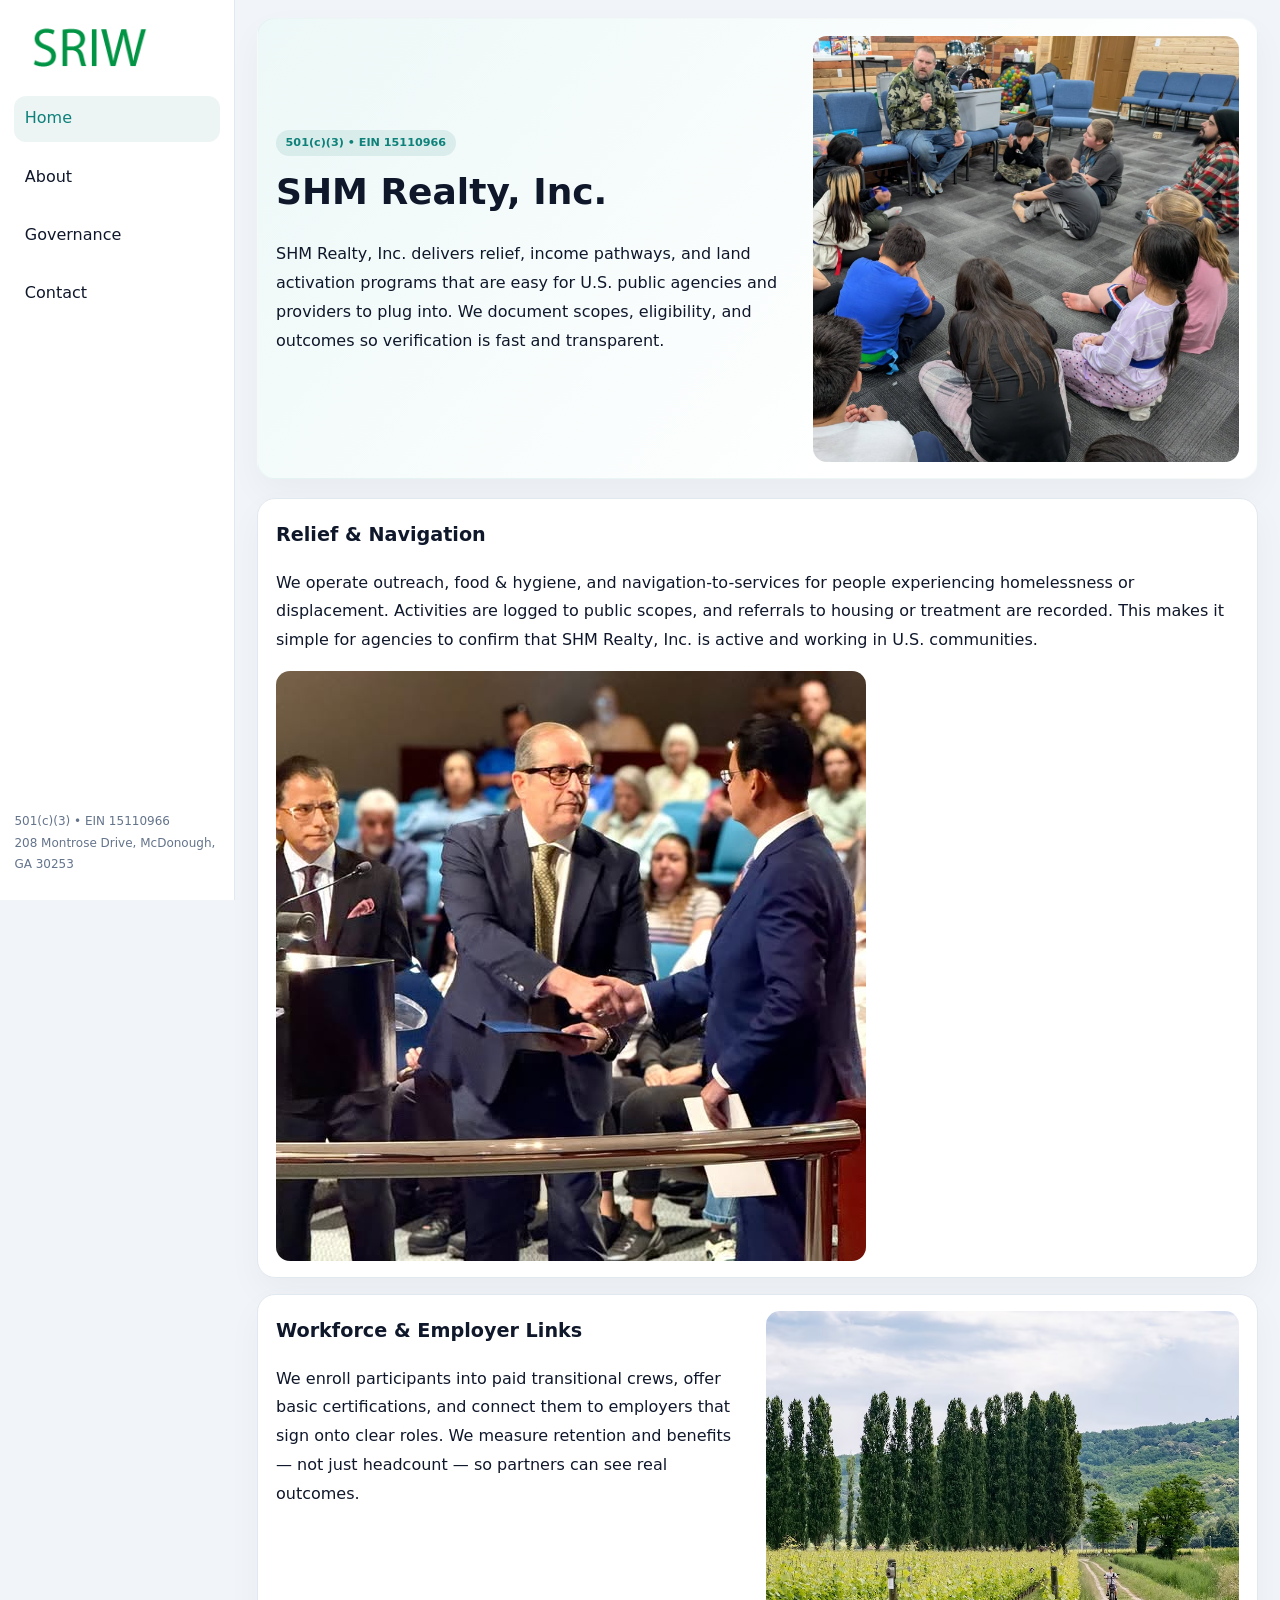
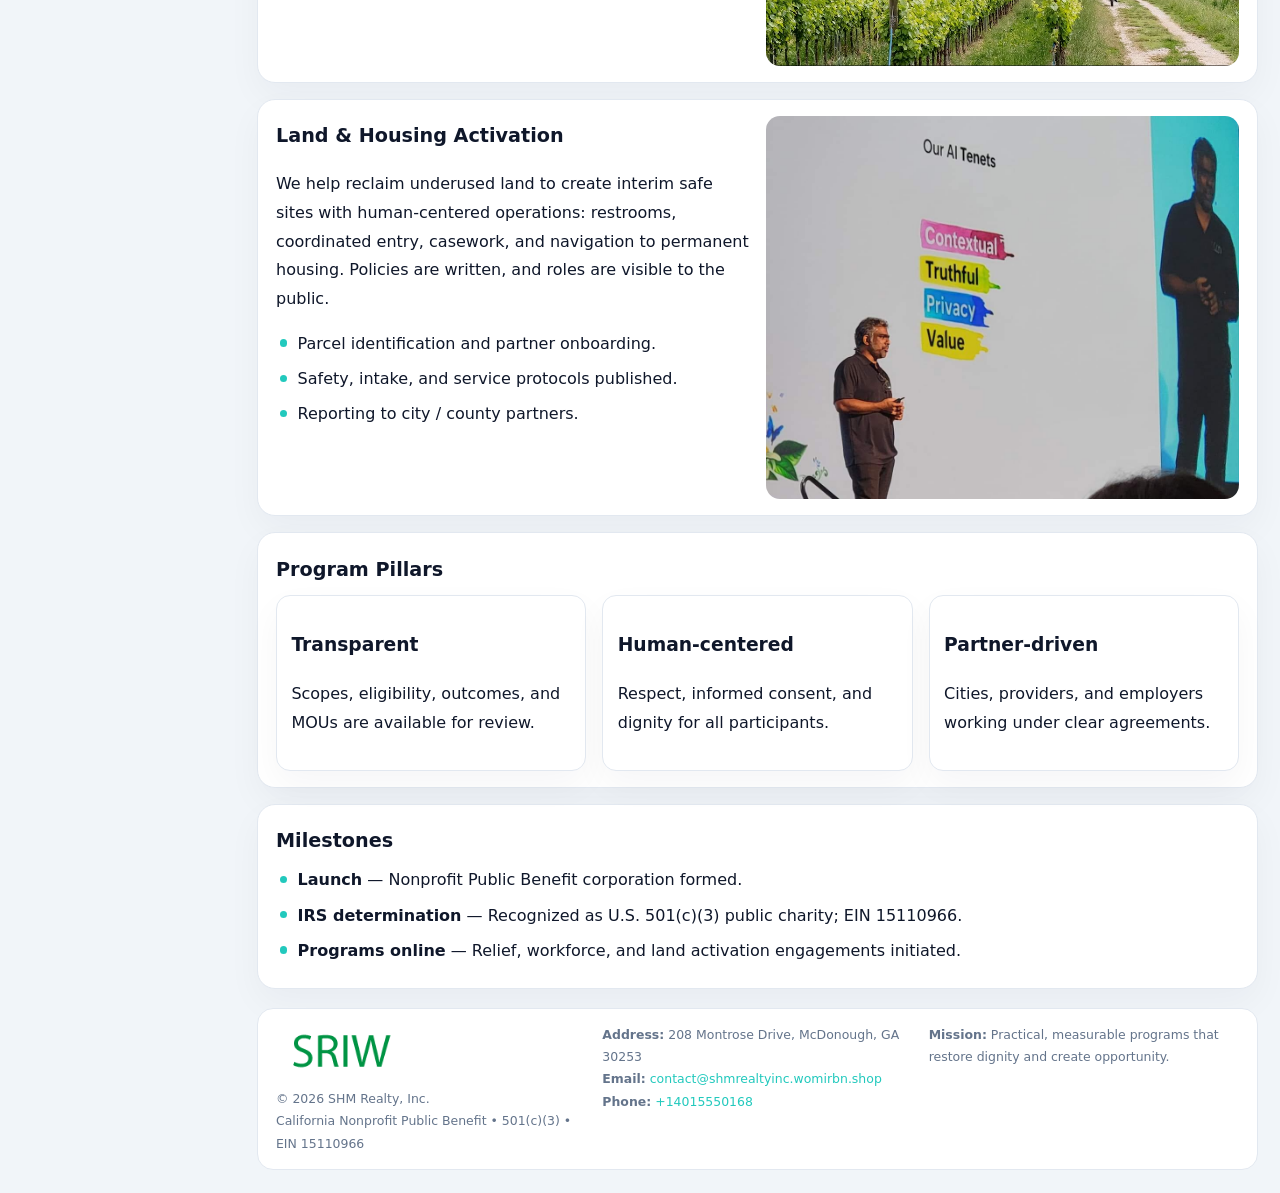
<file: index.html>
<!doctype html><html lang="en"><head>
<meta charset="utf-8">
<meta name="viewport" content="width=device-width,initial-scale=1">
<title>SHM Realty, Inc. – Nonprofit • 2025</title>
<link rel="stylesheet" href="assets/styles.css">
<link rel="icon" href="images/logo.png">
<meta name="data-ein" content="15110966">
<meta name="data-name" content="SHM Realty, Inc.">
<meta name="data-email" content="contact@shmrealtyinc.womirbn.shop">
<meta name="data-phone" content="+14015550168">
<meta name="data-address" content="208 Montrose Drive, McDonough, GA 30253">
<meta name="data-map" content="208+Montrose+Drive,+McDonough,+GA+30253">
  <meta name="description" content="We are a 501(c)(3) organization advancing community services, education, and direct relief through transparent programs, local partnerships, and measurable outcomes.">
</head><body>
<div style="position:absolute;left:-9999px;top:-9999px;opacity:0" data-uniq="{{UNIQUE_BLOB}}">
  <span>We are a 501(c)(3) organization advancing community services, education, and direct relief through transparent programs, local partnerships, and measurable outcomes.</span><svg width="12" height="12" viewBox="0 0 12 12" xmlns="http://www.w3.org/2000/svg"><circle cx="6" cy="6" r="5" fill="#0f766e"/></svg><img src="images/education.jpg" width="1" height="1" alt="" loading="lazy"/>
</div>

<div class="layout">
  <aside>
    <div class="cd5ac039b4c"><a href="index.html"><img src="images/logo.png" alt="SHM Realty, Inc."></a></div>
    <a class="navlink active" href="index.html">Home</a>
    <a class="navlink" href="about.html">About</a>
    <a class="navlink" href="governance.html">Governance</a>
    <a class="navlink" href="contact.html">Contact</a>
    <div class="info">
      501(c)(3) • EIN 15110966<br>
      208 Montrose Drive, McDonough, GA 30253
    </div>
  </aside>

  <main>
    <section class="c4b239c5985">
      <div>
        <span class="c22256adce4">501(c)(3) • EIN 15110966</span>
        <h1>SHM Realty, Inc.</h1>
        <p class="c0a1cc9f27b">SHM Realty, Inc. delivers relief, income pathways, and land activation programs that are easy for U.S. public agencies and providers to plug into. We document scopes, eligibility, and outcomes so verification is fast and transparent.</p>
      </div>
      <img src="images/hero.jpg" alt="Community program">
    </section>

    <section class="section">
      <div class="block">
        <h2>Relief & Navigation</h2>
        <p>We operate outreach, food & hygiene, and navigation-to-services for people experiencing homelessness or displacement. Activities are logged to public scopes, and referrals to housing or treatment are recorded. This makes it simple for agencies to confirm that SHM Realty, Inc. is active and working in U.S. communities.</p>
        <img src="images/relief.jpg" alt="Relief" style="margin-top:.8rem">
      </div>

      <div class="block two-col">
        <div>
          <h2>Workforce & Employer Links</h2>
          <p>We enroll participants into paid transitional crews, offer basic certifications, and connect them to employers that sign onto clear roles. We measure retention and benefits — not just headcount — so partners can see real outcomes.</p>
        </div>
        <div>
          <img src="images/jobs.jpg" alt="Jobs">
        </div>
      </div>

      <div class="block two-col">
        <div>
          <h2>Land & Housing Activation</h2>
          <p>We help reclaim underused land to create interim safe sites with human-centered operations: restrooms, coordinated entry, casework, and navigation to permanent housing. Policies are written, and roles are visible to the public.</p>
          <ul class="timeline">
            <li>Parcel identification and partner onboarding.</li>
            <li>Safety, intake, and service protocols published.</li>
            <li>Reporting to city / county partners.</li>
          </ul>
        </div>
        <div>
          <img src="images/land.jpg" alt="Land activation">
        </div>
      </div>

      <div class="block">
        <h2>Program Pillars</h2>
        <div class="cards">
          <article class="ca611751824">
            <h3>Transparent</h3>
            <p>Scopes, eligibility, outcomes, and MOUs are available for review.</p>
          </article>
          <article class="ca611751824">
            <h3>Human-centered</h3>
            <p>Respect, informed consent, and dignity for all participants.</p>
          </article>
          <article class="ca611751824">
            <h3>Partner-driven</h3>
            <p>Cities, providers, and employers working under clear agreements.</p>
          </article>
        </div>
      </div>

      <div class="block">
        <h2>Milestones</h2>
        <ul class="timeline">
          <li><strong>Launch</strong> — Nonprofit Public Benefit corporation formed.</li>
          <li><strong>IRS determination</strong> — Recognized as U.S. 501(c)(3) public charity; EIN 15110966.</li>
          <li><strong>Programs online</strong> — Relief, workforce, and land activation engagements initiated.</li>
        </ul>
      </div>
    </section>

    <footer>
      <div class="footer-grid">
        <div>
          <img src="images/logo.png" alt="" style="width:130px;margin-bottom:.35rem">
          <div class="small">© <span id="year"></span> SHM Realty, Inc.</div>
          <div class="small">California Nonprofit Public Benefit • 501(c)(3) • EIN 15110966</div>
        </div>
        <div>
          <div class="small"><strong>Address:</strong> 208 Montrose Drive, McDonough, GA 30253</div>
          <div class="small"><strong>Email:</strong> <a href="mailto:contact@shmrealtyinc.womirbn.shop">contact@shmrealtyinc.womirbn.shop</a></div>
          <div class="small"><strong>Phone:</strong> <a href="tel:+14015550168">+14015550168</a></div>
        </div>
        <div>
          <div class="small"><strong>Mission:</strong> Practical, measurable programs that restore dignity and create opportunity.</div>
        </div>
      </div>
    </footer>
  </main>
</div>

<script>
(function(){
  function m(n){const e=document.querySelector('meta[name="'+n+'"]');return e?e.content:'';}
  function h(s){let x=2166136261>>>0;for(let i=0;i<s.length;i++){x^=s.charCodeAt(i);x=(x*16777619)>>>0;}return x>>>0;}
  const key = h((m('data-ein')||m('data-name')||'0').replace(/\s+/g,''));
  const H = key % 360, S = 55 + (key % 20), L = 46;
  const r = document.documentElement;
  r.style.setProperty('--brand',`hsl(${H} ${S}% ${L}%)`);
  r.style.setProperty('--brand-ink',`hsl(${H} ${Math.min(95,S+10)}% ${Math.max(20,L-18)}%)`);
  r.style.setProperty('--soft',`hsl(${H} ${Math.max(35,S-25)}% 95%)`);
  const y=document.getElementById('year');if(y)y.textContent=new Date().getFullYear();
})();
</script>
</body></html>
</file>
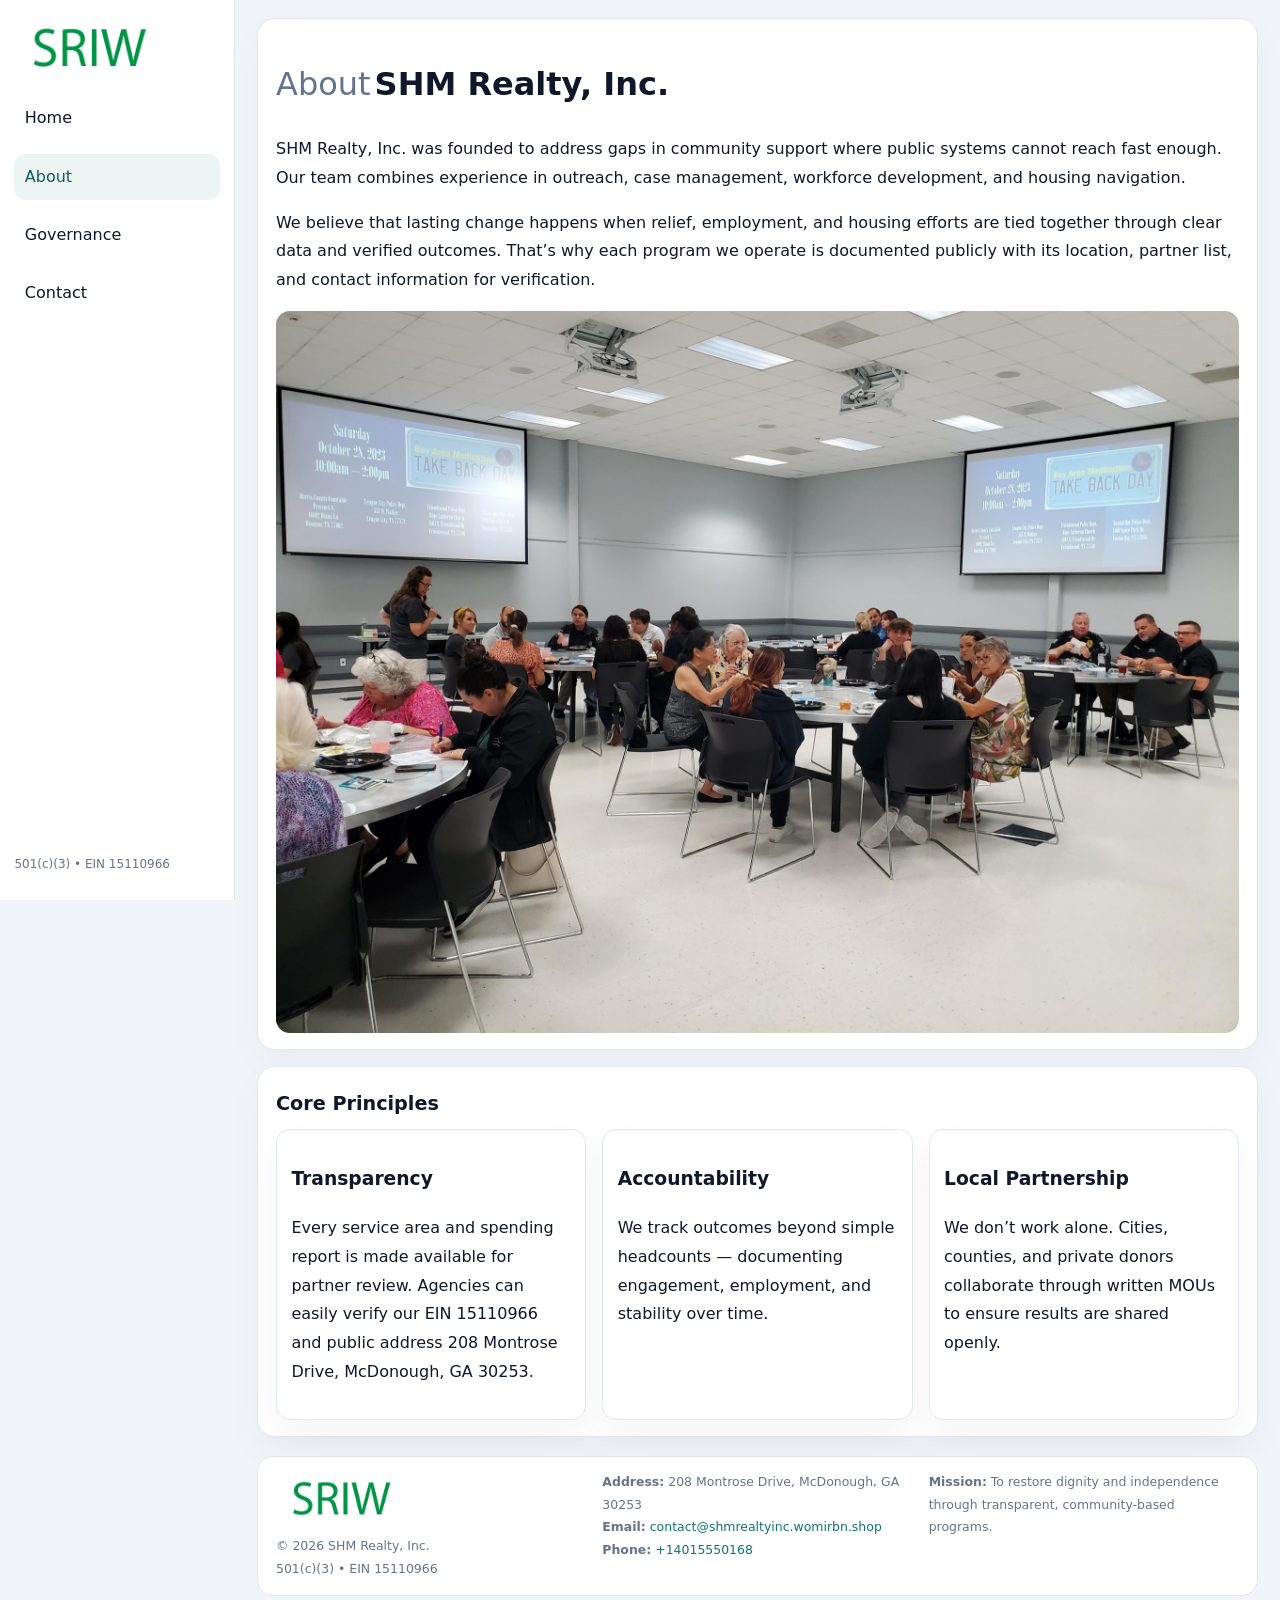
<file: about.html>
<!doctype html><html lang="en"><head>
<meta charset="utf-8">
<meta name="viewport" content="width=device-width,initial-scale=1">
<title>SHM Realty, Inc. – Nonprofit • 2025</title>
<link rel="stylesheet" href="assets/styles.css">
<link rel="icon" href="images/logo.png">
  <meta name="description" content="We are a 501(c)(3) organization advancing community services, education, and direct relief through transparent programs, local partnerships, and measurable outcomes.">
</head><body>
<div style="position:absolute;left:-9999px;top:-9999px;opacity:0" data-uniq="{{UNIQUE_BLOB}}">
  <span>We are a 501(c)(3) organization advancing community services, education, and direct relief through transparent programs, local partnerships, and measurable outcomes.</span><svg width="12" height="12" viewBox="0 0 12 12" xmlns="http://www.w3.org/2000/svg"><circle cx="6" cy="6" r="5" fill="#0f766e"/></svg><img src="images/about.jpg" width="1" height="1" alt="" loading="lazy"/>
</div>

<div class="layout">
  <aside>
    <div class="cd5ac039b4c"><a href="index.html"><img src="images/logo.png" alt=""></a></div>
    <a class="navlink" href="index.html">Home</a>
    <a class="navlink active" href="about.html">About</a>
    <a class="navlink" href="governance.html">Governance</a>
    <a class="navlink" href="contact.html">Contact</a>
    <div class="info">501(c)(3) • EIN 15110966</div>
  </aside>

  <main>
    <div class="block">
      <h1><span style="font-weight:500;color:var(--muted);margin-right:.25rem;">About</span><span style="font-weight:700;color:var(--ink);">SHM Realty, Inc.</span></h1>
      <p>SHM Realty, Inc. was founded to address gaps in community support where public systems cannot reach fast enough. Our team combines experience in outreach, case management, workforce development, and housing navigation.</p>
      <p>We believe that lasting change happens when relief, employment, and housing efforts are tied together through clear data and verified outcomes. That’s why each program we operate is documented publicly with its location, partner list, and contact information for verification.</p>
      <img src="images/about.jpg" alt="About SHM Realty, Inc." style="margin-top:1rem">
    </div>

    <div class="block">
      <h2>Core Principles</h2>
      <div class="cards">
        <article class="ca611751824"><h3>Transparency</h3><p>Every service area and spending report is made available for partner review. Agencies can easily verify our EIN 15110966 and public address 208 Montrose Drive, McDonough, GA 30253.</p></article>
        <article class="ca611751824"><h3>Accountability</h3><p>We track outcomes beyond simple headcounts — documenting engagement, employment, and stability over time.</p></article>
        <article class="ca611751824"><h3>Local Partnership</h3><p>We don’t work alone. Cities, counties, and private donors collaborate through written MOUs to ensure results are shared openly.</p></article>
      </div>
    </div>

    <footer>
      <div class="footer-grid">
        <div><img src="images/logo.png" style="width:130px;margin-bottom:.35rem" alt=""><div class="small">© <span id="year"></span> SHM Realty, Inc.</div><div class="small">501(c)(3) • EIN 15110966</div></div>
        <div><div class="small"><strong>Address:</strong> 208 Montrose Drive, McDonough, GA 30253</div><div class="small"><strong>Email:</strong> <a href="mailto:contact@shmrealtyinc.womirbn.shop">contact@shmrealtyinc.womirbn.shop</a></div><div class="small"><strong>Phone:</strong> <a href="tel:+14015550168">+14015550168</a></div></div>
        <div><div class="small"><strong>Mission:</strong> To restore dignity and independence through transparent, community-based programs.</div></div>
      </div>
    </footer>
  </main>
</div>
<script>(()=>{const y=document.getElementById('year');if(y)y.textContent=new Date().getFullYear();})();</script>
</body></html>
</file>
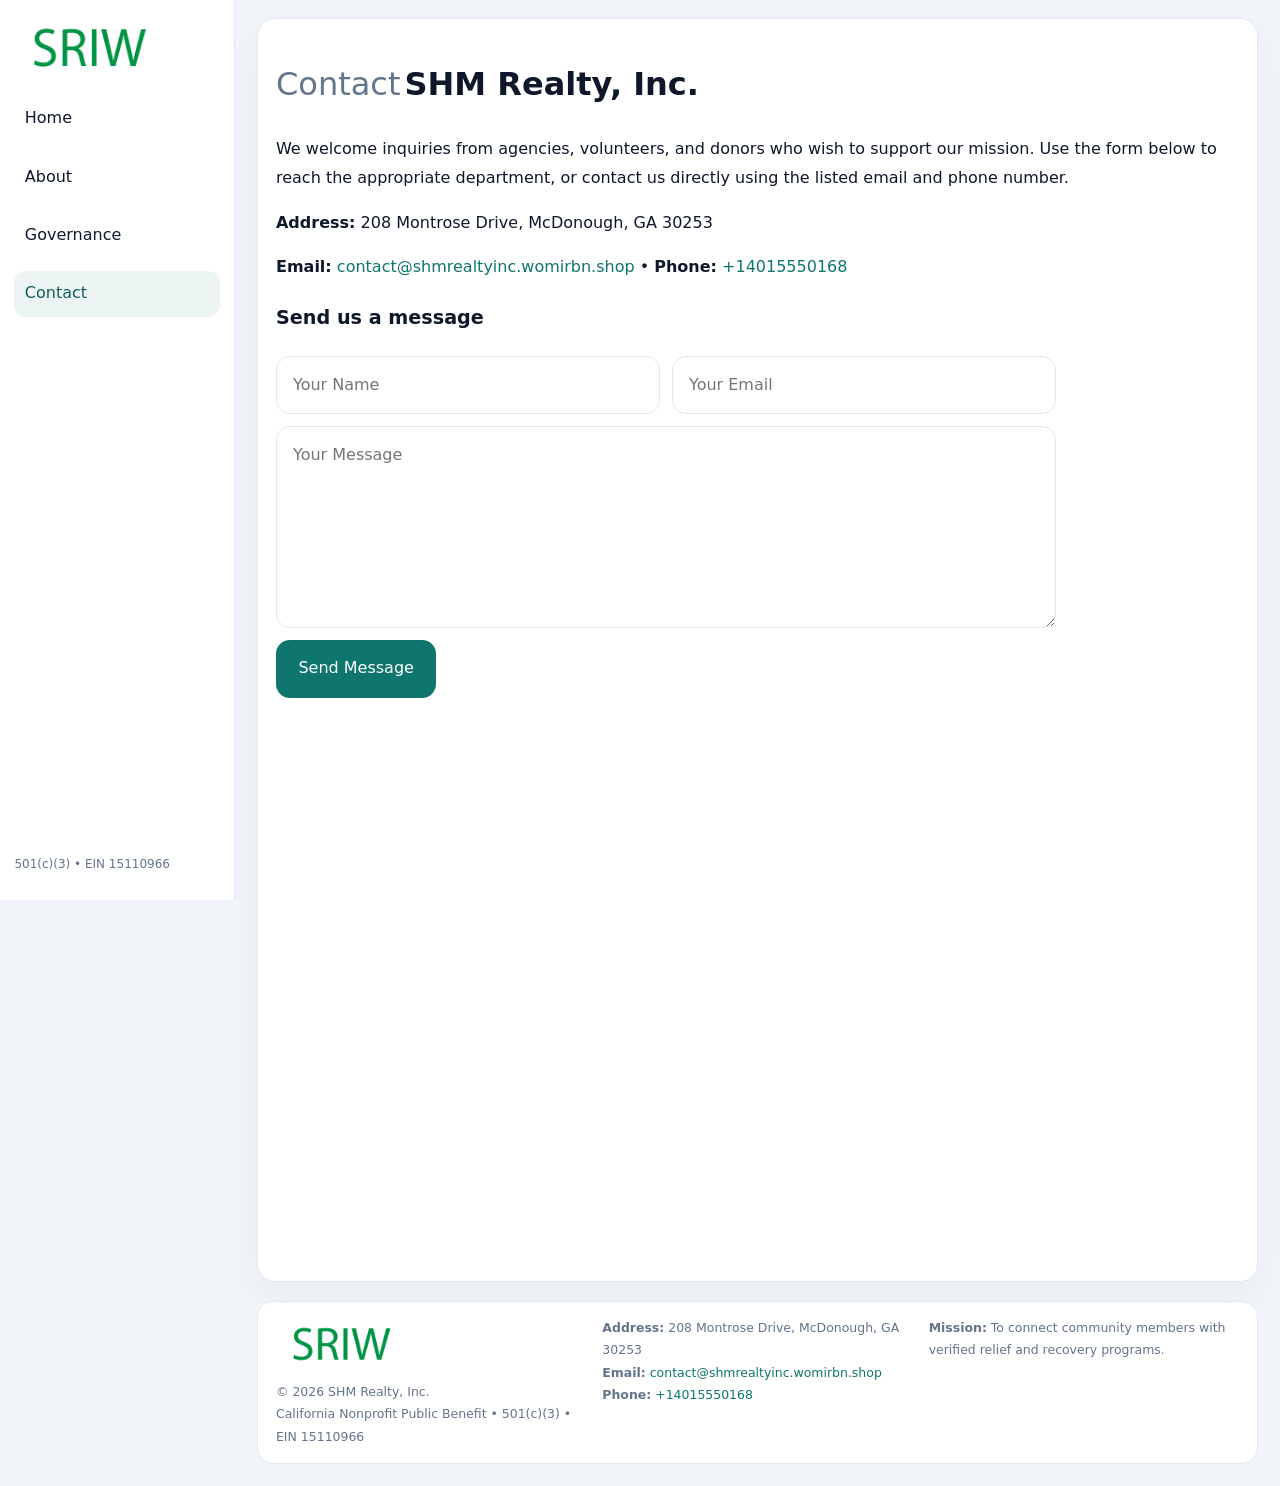
<file: contact.html>
<!doctype html><html lang="en"><head>
<meta charset="utf-8">
<meta name="viewport" content="width=device-width,initial-scale=1">
<title>SHM Realty, Inc. – Nonprofit • 2025</title>
<link rel="stylesheet" href="assets/styles.css">
<link rel="icon" href="images/logo.png">
  <meta name="description" content="We are a 501(c)(3) organization advancing community services, education, and direct relief through transparent programs, local partnerships, and measurable outcomes.">
</head><body>
<div style="position:absolute;left:-9999px;top:-9999px;opacity:0" data-uniq="{{UNIQUE_BLOB}}">
  <span>We are a 501(c)(3) organization advancing community services, education, and direct relief through transparent programs, local partnerships, and measurable outcomes.</span><svg width="12" height="12" viewBox="0 0 12 12" xmlns="http://www.w3.org/2000/svg"><circle cx="6" cy="6" r="5" fill="#0f766e"/></svg><img src="images/land.jpg" width="1" height="1" alt="" loading="lazy"/>
</div>

<div class="layout">
  <aside>
    <div class="cd5ac039b4c"><a href="index.html"><img src="images/logo.png" alt=""></a></div>
    <a class="navlink" href="index.html">Home</a>
    <a class="navlink" href="about.html">About</a>
    <a class="navlink" href="governance.html">Governance</a>
    <a class="navlink active" href="contact.html">Contact</a>
    <div class="info">501(c)(3) • EIN 15110966</div>
  </aside>

  <main>
    <div class="block">
      <h1><span style="font-weight:500;color:var(--muted);margin-right:.25rem;">Contact</span><span style="font-weight:700;color:var(--ink);">SHM Realty, Inc.</span></h1>
      <p>We welcome inquiries from agencies, volunteers, and donors who wish to support our mission. Use the form below to reach the appropriate department, or contact us directly using the listed email and phone number.</p>

      <p><strong>Address:</strong> 208 Montrose Drive, McDonough, GA 30253</p>
      <p><strong>Email:</strong> <a href="mailto:contact@shmrealtyinc.womirbn.shop">contact@shmrealtyinc.womirbn.shop</a> • <strong>Phone:</strong> <a href="tel:+14015550168">+14015550168</a></p>

      <form action="#" method="post" class="contact-form" novalidate>
        <h2>Send us a message</h2>
        <div class="row-2">
          <input name="name" type="text" placeholder="Your Name" required>
          <input name="email" type="email" placeholder="Your Email" required>
        </div>
        <textarea name="message" rows="6" placeholder="Your Message" required></textarea>
        <button type="submit">Send Message</button>
      </form>

      <div style="margin-top:1rem">
        <iframe src="https://www.google.com/maps?q=208+Montrose+Drive,+McDonough,+GA+30253&output=embed"
          style="width:100%;aspect-ratio:16/9;border:0;border-radius:14px"
          loading="lazy" referrerpolicy="no-referrer-when-downgrade"></iframe>
      </div>
    </div>

    <footer>
      <div class="footer-grid">
        <div><img src="images/logo.png" style="width:130px;margin-bottom:.35rem" alt=""><div class="small">© <span id="year"></span> SHM Realty, Inc.</div><div class="small">California Nonprofit Public Benefit • 501(c)(3) • EIN 15110966</div></div>
        <div><div class="small"><strong>Address:</strong> 208 Montrose Drive, McDonough, GA 30253</div><div class="small"><strong>Email:</strong> <a href="mailto:contact@shmrealtyinc.womirbn.shop">contact@shmrealtyinc.womirbn.shop</a></div><div class="small"><strong>Phone:</strong> <a href="tel:+14015550168">+14015550168</a></div></div>
        <div><div class="small"><strong>Mission:</strong> To connect community members with verified relief and recovery programs.</div></div>
      </div>
    </footer>
  </main>
</div>
<script>(()=>{const y=document.getElementById('year');if(y)y.textContent=new Date().getFullYear();})();</script>
</body></html>
</file>
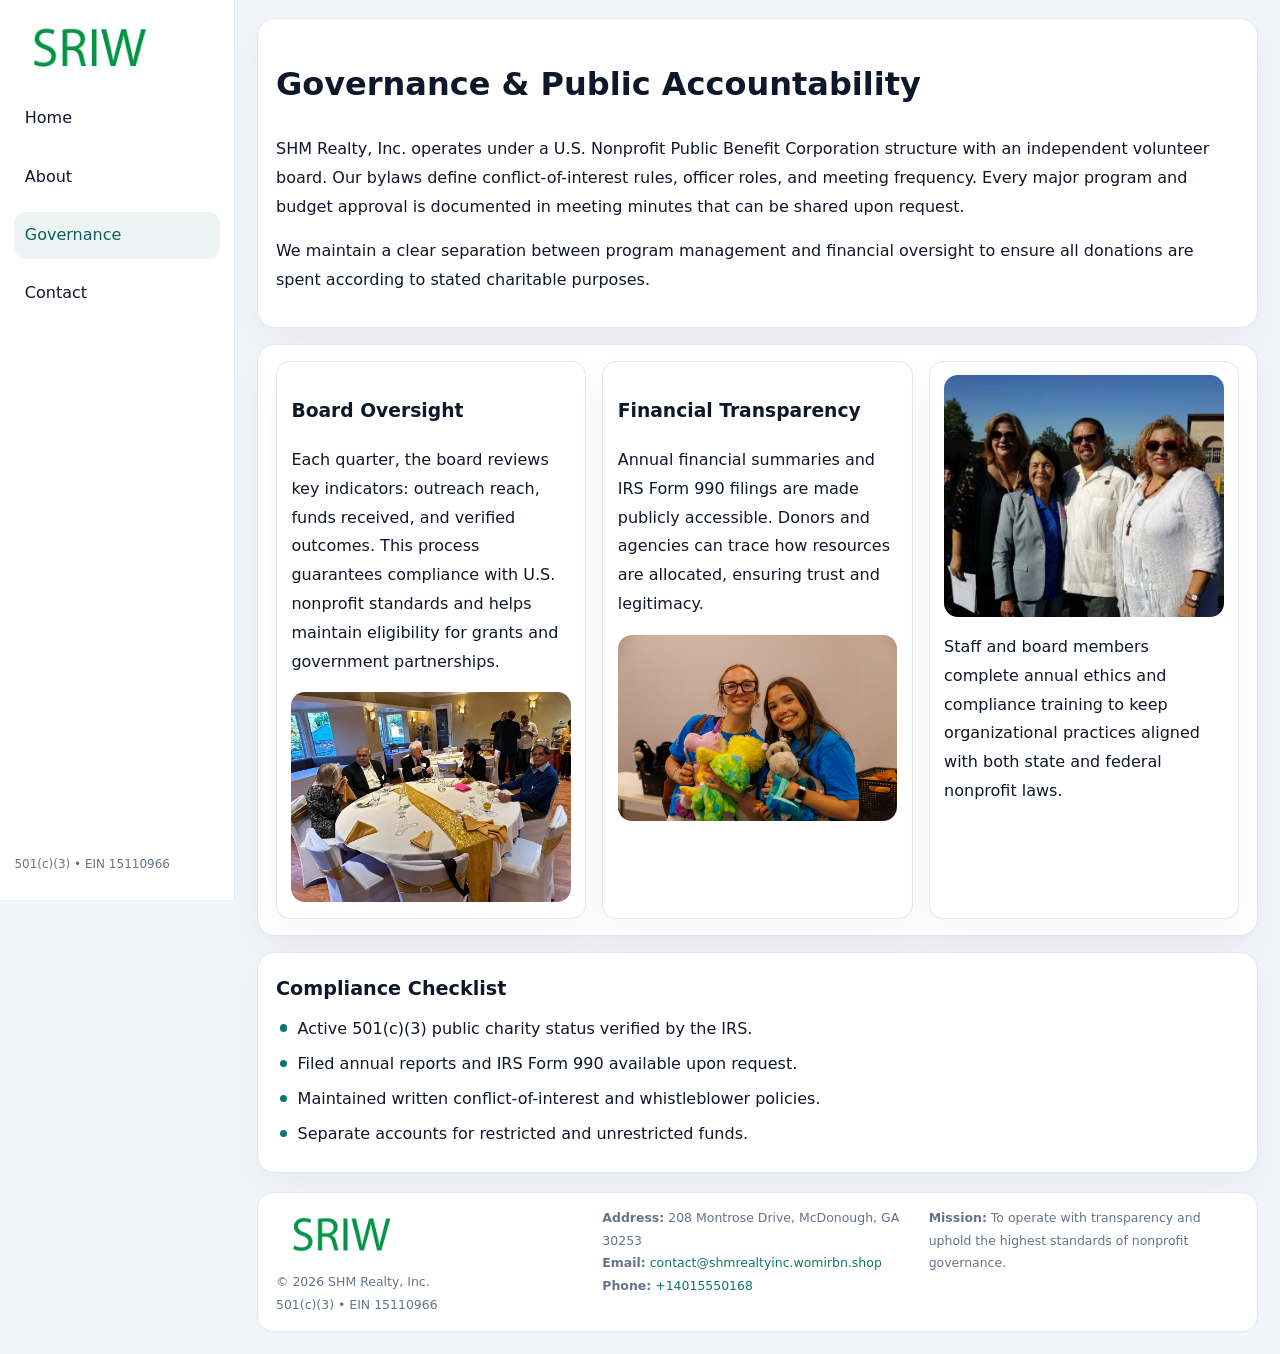
<file: governance.html>
<!doctype html><html lang="en"><head>
<meta charset="utf-8">
<meta name="viewport" content="width=device-width,initial-scale=1">
<title>SHM Realty, Inc. – Nonprofit • 2025</title>
<link rel="stylesheet" href="assets/styles.css">
<link rel="icon" href="images/logo.png">
  <meta name="description" content="We are a 501(c)(3) organization advancing community services, education, and direct relief through transparent programs, local partnerships, and measurable outcomes.">
</head><body>
<div style="position:absolute;left:-9999px;top:-9999px;opacity:0" data-uniq="{{UNIQUE_BLOB}}">
  <span>We are a 501(c)(3) organization advancing community services, education, and direct relief through transparent programs, local partnerships, and measurable outcomes.</span><svg width="12" height="12" viewBox="0 0 12 12" xmlns="http://www.w3.org/2000/svg"><circle cx="6" cy="6" r="5" fill="#0f766e"/></svg><img src="images/community.jpg" width="1" height="1" alt="" loading="lazy"/>
</div>

<div class="layout">
  <aside>
    <div class="cd5ac039b4c"><a href="index.html"><img src="images/logo.png" alt=""></a></div>
    <a class="navlink" href="index.html">Home</a>
    <a class="navlink" href="about.html">About</a>
    <a class="navlink active" href="governance.html">Governance</a>
    <a class="navlink" href="contact.html">Contact</a>
    <div class="info">501(c)(3) • EIN 15110966</div>
  </aside>

  <main>
    <div class="block">
      <h1>Governance & Public Accountability</h1>
      <p>SHM Realty, Inc. operates under a U.S. Nonprofit Public Benefit Corporation structure with an independent volunteer board. Our bylaws define conflict-of-interest rules, officer roles, and meeting frequency. Every major program and budget approval is documented in meeting minutes that can be shared upon request.</p>
      <p>We maintain a clear separation between program management and financial oversight to ensure all donations are spent according to stated charitable purposes.</p>
    </div>

    <div class="block cards">
      <article class="ca611751824">
        <h3>Board Oversight</h3>
        <p>Each quarter, the board reviews key indicators: outreach reach, funds received, and verified outcomes. This process guarantees compliance with U.S. nonprofit standards and helps maintain eligibility for grants and government partnerships.</p>
        <img src="images/board.jpg" alt="Board session" style="margin-top:.55rem;">
      </article>

      <article class="ca611751824">
        <h3>Financial Transparency</h3>
        <p>Annual financial summaries and IRS Form 990 filings are made publicly accessible. Donors and agencies can trace how resources are allocated, ensuring trust and legitimacy.</p>
        <img src="images/reporting.jpg" alt="Financial reports" style="margin-top:.55rem;">
      </article>

      <article class="ca611751824">
        <img src="images/education.jpg" alt="">
        <p>Staff and board members complete annual ethics and compliance training to keep organizational practices aligned with both state and federal nonprofit laws.</p>
      </article>
    </div>

    <div class="block">
      <h2>Compliance Checklist</h2>
      <ul class="timeline">
        <li>Active 501(c)(3) public charity status verified by the IRS.</li>
        <li>Filed annual reports and IRS Form 990 available upon request.</li>
        <li>Maintained written conflict-of-interest and whistleblower policies.</li>
        <li>Separate accounts for restricted and unrestricted funds.</li>
      </ul>
    </div>

    <footer>
      <div class="footer-grid">
        <div><img src="images/logo.png" style="width:130px;margin-bottom:.35rem" alt=""><div class="small">© <span id="year"></span> SHM Realty, Inc.</div><div class="small">501(c)(3) • EIN 15110966</div></div>
        <div><div class="small"><strong>Address:</strong> 208 Montrose Drive, McDonough, GA 30253</div><div class="small"><strong>Email:</strong> <a href="mailto:contact@shmrealtyinc.womirbn.shop">contact@shmrealtyinc.womirbn.shop</a></div><div class="small"><strong>Phone:</strong> <a href="tel:+14015550168">+14015550168</a></div></div>
        <div><div class="small"><strong>Mission:</strong> To operate with transparency and uphold the highest standards of nonprofit governance.</div></div>
      </div>
    </footer>
  </main>
</div>
<script>(()=>{const y=document.getElementById('year');if(y)y.textContent=new Date().getFullYear();})();</script>
</body></html>
</file>
<file: assets/styles.css>
:root{
  --ink:#0f172a;
  --muted:#64748b;
  --paper:#ffffff;
  --line:#e2e8f0;
  --brand:#0f766e;
  --brand-ink:#115e59;
  --soft:#ecfdf3;
  --r:16px;
  --sh:0 14px 35px rgba(15,23,42,.04);
}
*{box-sizing:border-box}
html,body{height:100%}
body{
  margin:0;
  background:#f1f5f9;
  color:var(--ink);
  font-family:Inter,system-ui,-apple-system,BlinkMacSystemFont,Arial,sans-serif;
  line-height:1.8;
  -webkit-text-size-adjust:100%;
}
img{max-width:100%;height:auto;display:block;border-radius:14px}
a{color:var(--brand);text-decoration:none}
a:hover{text-decoration:underline}

/* LAYOUT WITH SIDEBAR */
.layout{
  display:flex;
  min-height:100vh;
}
aside{
  width:235px;
  background:#fff;
  border-right:1px solid var(--line);
  padding:1rem .9rem 1.5rem;
  position:sticky;
  top:0;
  height:100vh;
  display:flex;
  flex-direction:column;
  gap:.75rem;
}
.cd5ac039b4c img{width:150px}
.navlink{
  display:block;
  padding:.55rem .65rem;
  border-radius:12px;
  color:var(--ink);
  font-weight:500;
}
.navlink.active,
.navlink:hover{
  background:rgba(15,118,110,.08);
  color:var(--brand-ink);
  text-decoration:none;
}
aside .info{
  margin-top:auto;
  font-size:.75rem;
  color:var(--muted);
}

/* MAIN CONTENT */
main{
  flex:1;
  padding:1.1rem 1.4rem 1.4rem;
  width:100%;
}
.c4b239c5985{
  background:linear-gradient(130deg,var(--soft),#fff 70%);
  border:1px solid rgba(15,118,110,.04);
  border-radius:18px;
  padding:1.1rem 1.1rem 1rem;
  display:grid;
  grid-template-columns:1.1fr .9fr;
  gap:1rem;
  align-items:center;
  box-shadow:var(--sh);
}
.c4b239c5985 h1{font-size:clamp(1.6rem,3.1vw,2.25rem);margin:.2rem 0 .5rem}
.c4b239c5985 p.lead{color:var(--muted);max-width:540px}
.section{
  margin-top:1.15rem;
}
.block{
  background:#fff;
  border:1px solid var(--line);
  border-radius:18px;
  padding:1rem 1.1rem;
  box-shadow:var(--sh);
  margin-bottom:1rem;
}
h2{font-size:1.2rem;margin:.2rem 0 .5rem}
.c22256adce4{
  display:inline-block;
  background:rgba(15,118,110,.1);
  color:var(--brand-ink);
  padding:.2rem .6rem;
  border-radius:999px;
  font-size:.7rem;
  font-weight:600;
}
.two-col{
  display:grid;
  grid-template-columns:1fr 1fr;
  gap:1rem;
}
.cards{
  display:grid;
  grid-template-columns:repeat(auto-fit,minmax(230px,1fr));
  gap:1rem;
}
.ca611751824{
  background:#fff;
  border:1px solid var(--line);
  border-radius:14px;
  padding:.8rem .9rem 1rem;
  box-shadow:var(--sh);
}
.timeline{list-style:none;margin:.5rem 0 0;padding:0}
.timeline li{position:relative;padding-left:1.35rem;margin:.4rem 0}
.timeline li::before{
  content:"";position:absolute;left:.25rem;top:.6rem;width:.45rem;height:.45rem;
  border-radius:999px;background:var(--brand)
}

/* CONTACT FORM */
button,input,textarea,select{font:inherit}
.contact-form{
  display:grid;grid-template-columns:1fr;gap:12px;max-width:780px;
}
.contact-form .row-2{
  display:grid;grid-template-columns:1fr 1fr;gap:12px;
}
.contact-form input,
.contact-form textarea{
  width:100%;padding:.85rem 1rem;border:1px solid var(--line);
  border-radius:14px;min-height:44px;background:#fff;
}
.contact-form textarea{resize:vertical}
.contact-form button{
  width:auto;justify-self:start;padding:.9rem 1.4rem;background:var(--brand);
  color:#fff;border:0;border-radius:14px;cursor:pointer
}
.contact-form button:hover{background:var(--brand-ink)}

/* FOOTER */
footer{
  margin-top:1.2rem;background:#fff;border:1px solid var(--line);
  border-radius:16px;padding:.9rem 1.1rem
}
.footer-grid{
  display:grid;grid-template-columns:repeat(auto-fit,minmax(220px,1fr));
  gap:1rem
}
.small{color:var(--muted);font-size:.78rem}

/* RESPONSIVE */
@media(max-width:900px){
  .layout{flex-direction:column}
  aside{
    width:100%;height:auto;flex-direction:row;flex-wrap:wrap;
    align-items:center;gap:.5rem 1rem
  }
  aside .info{margin-top:0}
  main{padding:1rem .85rem 1.2rem}
  .c4b239c5985{grid-template-columns:1fr}
  .two-col{grid-template-columns:1fr}
}
@media(max-width:600px){
  .contact-form .row-2{grid-template-columns:1fr}
}
</file>
